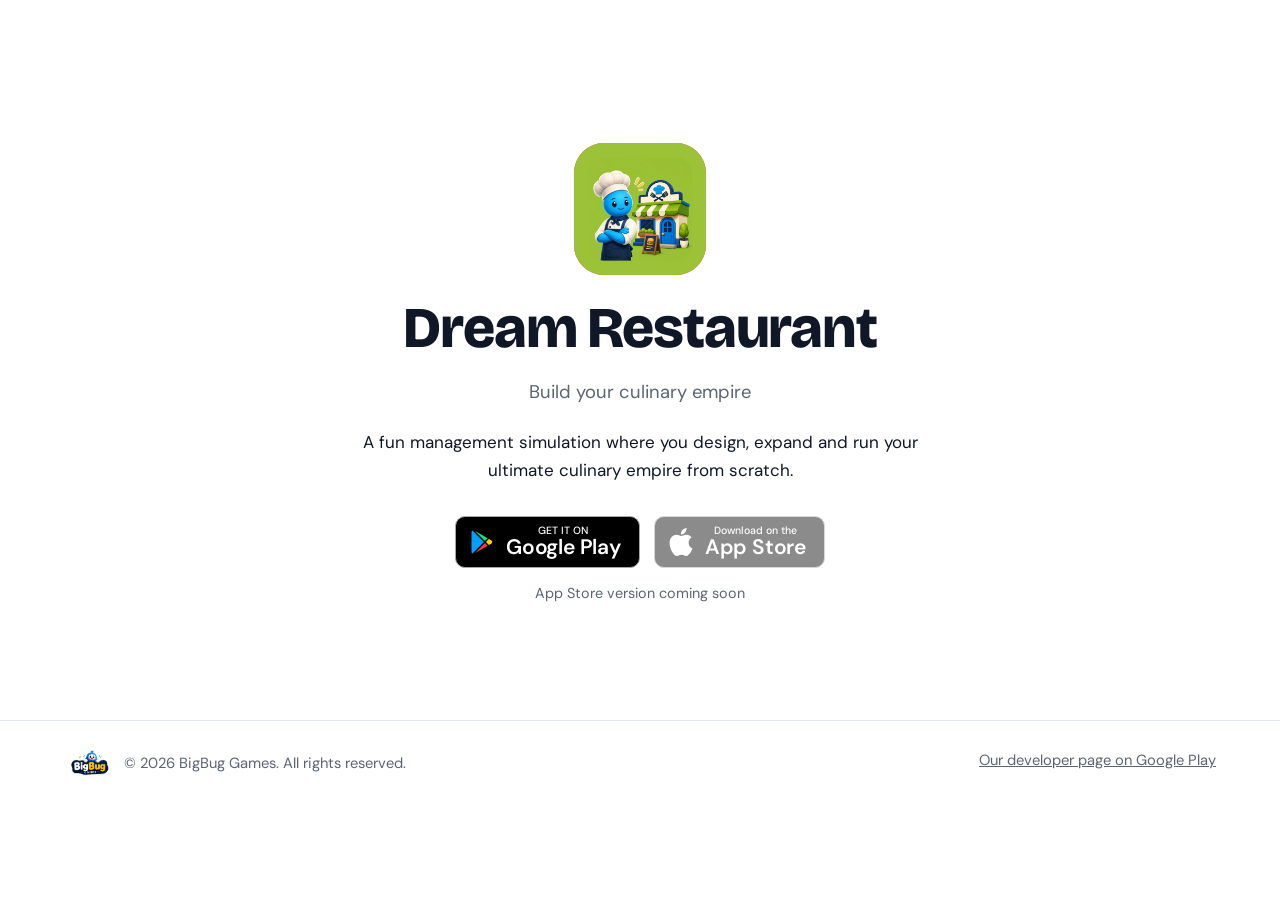
<file: apps/dream-restaurant.html>
<!DOCTYPE html><html lang="en"><head><meta charset="UTF-8"><meta name="viewport" content="width=device-width,initial-scale=1">
<title>Dream Restaurant | Build your culinary empire | BigBug Games</title><meta name="description" content="A fun management simulation where you design, expand and run your ultimate culinary empire from scratch."><meta property="og:title" content="Dream Restaurant | Build your culinary empire | BigBug Games"><meta property="og:description" content="A fun management simulation where you design, expand and run your ultimate culinary empire from scratch.">
<link rel="preconnect" href="https://fonts.googleapis.com"><link rel="preconnect" href="https://fonts.gstatic.com" crossorigin>
<link href="https://fonts.googleapis.com/css2?family=Bricolage+Grotesque:wght@600;800&family=DM+Sans:wght@400;500;700&display=swap" rel="stylesheet">
<link rel="icon" href="../assets/images/logo.png"><link rel="stylesheet" href="../assets/style.css"></head><body>

<main class="app"><span class="ico huge" style="--c:#EF4444"><span>🍽️</span><img src="../assets/images/apps/dream-restaurant.png" alt="Dream Restaurant logo" onerror="this.remove()"></span>
<h1>Dream Restaurant</h1><p class="tag">Build your culinary empire</p><p class="desc">A fun management simulation where you design, expand and run your ultimate culinary empire from scratch.</p><div class="dl"><a class="badge" href="https://play.google.com/store/apps/details?id=games.bigbug.dreamrestaurant" target="_blank" rel="noopener" aria-label="GET IT ON Google Play"><svg viewBox="0 0 24 24" aria-hidden="true"><path fill="#00A0FF" d="M3,20.5V3.5C3,2.91 3.34,2.39 3.84,2.15L13.69,12L3.84,21.85C3.34,21.6 3,21.09 3,20.5"/><path fill="#FF3A44" d="M16.81,15.12L6.05,21.34L14.54,12.85L16.81,15.12"/><path fill="#FFD500" d="M20.16,10.81C20.5,11.08 20.75,11.5 20.75,12C20.75,12.5 20.5,12.92 20.16,13.19L17.89,14.5L15.39,12L17.89,9.5L20.16,10.81"/><path fill="#00F076" d="M6.05,2.66L16.81,8.88L14.54,11.15L6.05,2.66"/></svg><span><small>GET IT ON</small><b>Google Play</b></span></a><span class="badge off" title="Coming soon"><svg viewBox="0 0 24 24" aria-hidden="true"><path fill="#fff" d="M12.152 6.896c-.948 0-2.415-1.078-3.96-1.04-2.04.027-3.91 1.183-4.961 3.014-2.117 3.675-.546 9.103 1.519 12.09 1.013 1.454 2.208 3.09 3.792 3.039 1.52-.065 2.09-.987 3.935-.987 1.831 0 2.35.987 3.96.948 1.637-.026 2.676-1.48 3.676-2.948 1.156-1.688 1.636-3.325 1.662-3.415-.039-.013-3.182-1.221-3.22-4.857-.026-3.04 2.48-4.494 2.597-4.559-1.429-2.09-3.623-2.324-4.39-2.376-2-.156-3.675 1.09-4.61 1.09zM15.53 3.83c.843-1.012 1.4-2.427 1.245-3.83-1.207.052-2.662.805-3.532 1.818-.78.896-1.454 2.338-1.273 3.714 1.338.104 2.715-.688 3.559-1.701"/></svg><span><small>Download on the</small><b>App Store</b></span></span></div><p class="soon">App Store version coming soon</p></main><footer><span class="fbrand"><img src="../assets/images/logo.png" alt="BigBug Games logo" onerror="this.remove()">&copy; 2026 BigBug Games. All rights reserved.</span><a href="https://play.google.com/store/apps/dev?id=9168041841785661192" target="_blank" rel="noopener">Our developer page on Google Play</a></footer></body></html>
</file>
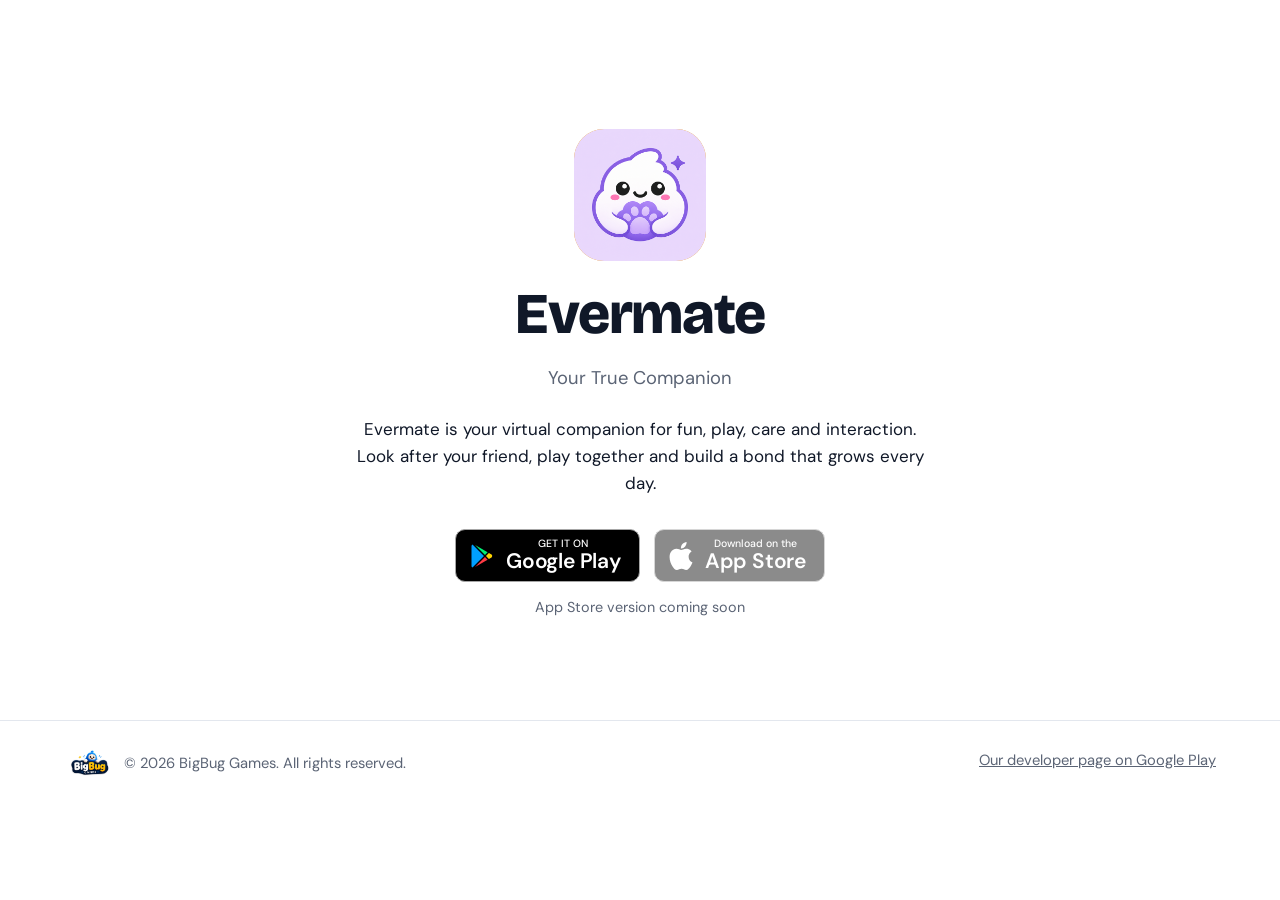
<file: apps/evermate.html>
<!DOCTYPE html><html lang="en"><head><meta charset="UTF-8"><meta name="viewport" content="width=device-width,initial-scale=1">
<title>Evermate | Your True Companion | BigBug Games</title><meta name="description" content="Evermate is your virtual companion for fun, play, care and interaction. Look after your friend, play together and build a bond that grows every day."><meta property="og:title" content="Evermate | Your True Companion | BigBug Games"><meta property="og:description" content="Evermate is your virtual companion for fun, play, care and interaction. Look after your friend, play together and build a bond that grows every day.">
<link rel="preconnect" href="https://fonts.googleapis.com"><link rel="preconnect" href="https://fonts.gstatic.com" crossorigin>
<link href="https://fonts.googleapis.com/css2?family=Bricolage+Grotesque:wght@600;800&family=DM+Sans:wght@400;500;700&display=swap" rel="stylesheet">
<link rel="icon" href="../assets/images/logo.png"><link rel="stylesheet" href="../assets/style.css"></head><body>

<main class="app"><span class="ico huge" style="--c:#F59E0B"><span>🐾</span><img src="../assets/images/apps/evermate.png" alt="Evermate logo" onerror="this.remove()"></span>
<h1>Evermate</h1><p class="tag">Your True Companion</p><p class="desc">Evermate is your virtual companion for fun, play, care and interaction. Look after your friend, play together and build a bond that grows every day.</p><div class="dl"><a class="badge" href="https://play.google.com/store/apps/details?id=games.bigbug.evermate" target="_blank" rel="noopener" aria-label="GET IT ON Google Play"><svg viewBox="0 0 24 24" aria-hidden="true"><path fill="#00A0FF" d="M3,20.5V3.5C3,2.91 3.34,2.39 3.84,2.15L13.69,12L3.84,21.85C3.34,21.6 3,21.09 3,20.5"/><path fill="#FF3A44" d="M16.81,15.12L6.05,21.34L14.54,12.85L16.81,15.12"/><path fill="#FFD500" d="M20.16,10.81C20.5,11.08 20.75,11.5 20.75,12C20.75,12.5 20.5,12.92 20.16,13.19L17.89,14.5L15.39,12L17.89,9.5L20.16,10.81"/><path fill="#00F076" d="M6.05,2.66L16.81,8.88L14.54,11.15L6.05,2.66"/></svg><span><small>GET IT ON</small><b>Google Play</b></span></a><span class="badge off" title="Coming soon"><svg viewBox="0 0 24 24" aria-hidden="true"><path fill="#fff" d="M12.152 6.896c-.948 0-2.415-1.078-3.96-1.04-2.04.027-3.91 1.183-4.961 3.014-2.117 3.675-.546 9.103 1.519 12.09 1.013 1.454 2.208 3.09 3.792 3.039 1.52-.065 2.09-.987 3.935-.987 1.831 0 2.35.987 3.96.948 1.637-.026 2.676-1.48 3.676-2.948 1.156-1.688 1.636-3.325 1.662-3.415-.039-.013-3.182-1.221-3.22-4.857-.026-3.04 2.48-4.494 2.597-4.559-1.429-2.09-3.623-2.324-4.39-2.376-2-.156-3.675 1.09-4.61 1.09zM15.53 3.83c.843-1.012 1.4-2.427 1.245-3.83-1.207.052-2.662.805-3.532 1.818-.78.896-1.454 2.338-1.273 3.714 1.338.104 2.715-.688 3.559-1.701"/></svg><span><small>Download on the</small><b>App Store</b></span></span></div><p class="soon">App Store version coming soon</p></main><footer><span class="fbrand"><img src="../assets/images/logo.png" alt="BigBug Games logo" onerror="this.remove()">&copy; 2026 BigBug Games. All rights reserved.</span><a href="https://play.google.com/store/apps/dev?id=9168041841785661192" target="_blank" rel="noopener">Our developer page on Google Play</a></footer></body></html>
</file>
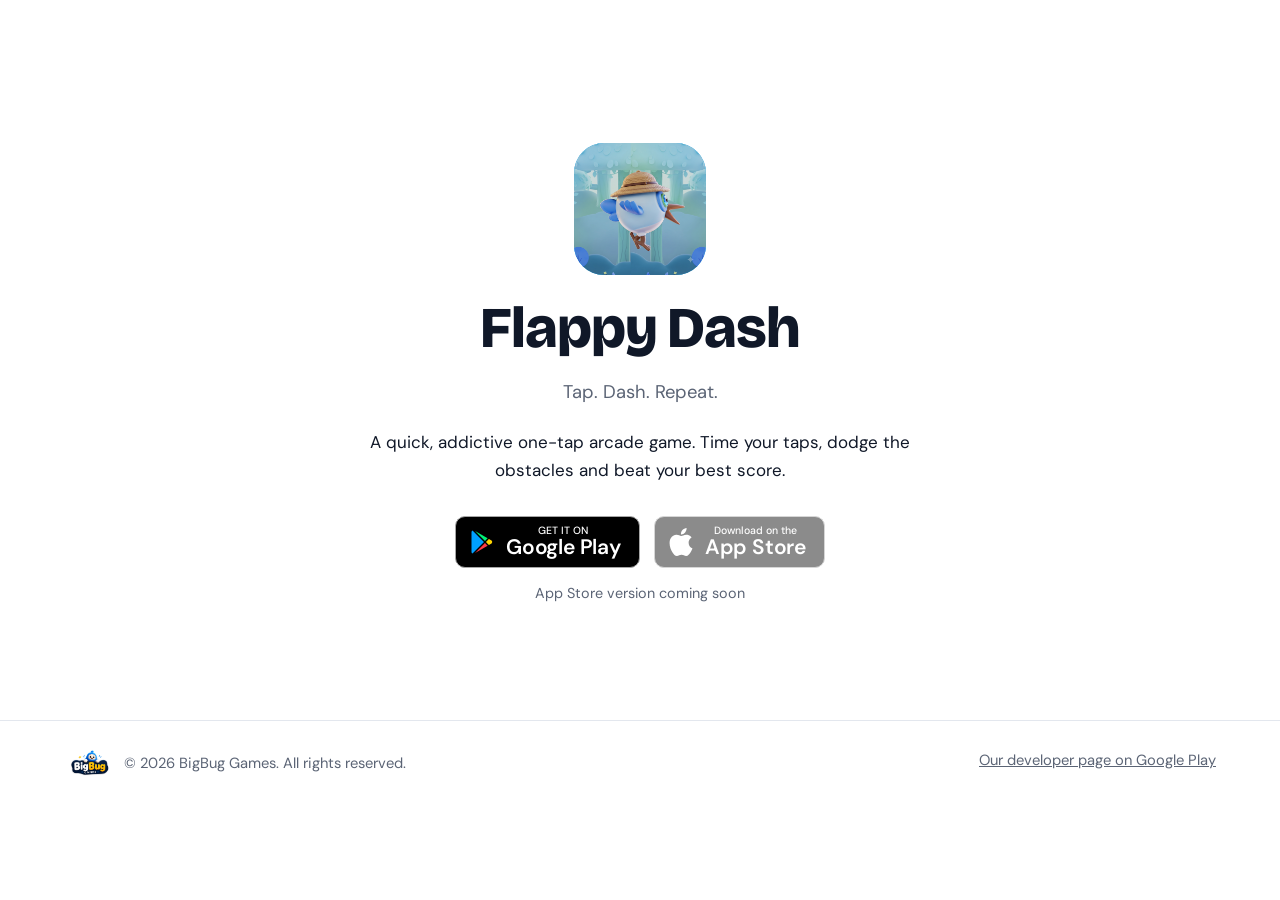
<file: apps/flappy-dash.html>
<!DOCTYPE html><html lang="en"><head><meta charset="UTF-8"><meta name="viewport" content="width=device-width,initial-scale=1">
<title>Flappy Dash | Tap. Dash. Repeat. | BigBug Games</title><meta name="description" content="A quick, addictive one-tap arcade game. Time your taps, dodge the obstacles and beat your best score."><meta property="og:title" content="Flappy Dash | Tap. Dash. Repeat. | BigBug Games"><meta property="og:description" content="A quick, addictive one-tap arcade game. Time your taps, dodge the obstacles and beat your best score.">
<link rel="preconnect" href="https://fonts.googleapis.com"><link rel="preconnect" href="https://fonts.gstatic.com" crossorigin>
<link href="https://fonts.googleapis.com/css2?family=Bricolage+Grotesque:wght@600;800&family=DM+Sans:wght@400;500;700&display=swap" rel="stylesheet">
<link rel="icon" href="../assets/images/logo.png"><link rel="stylesheet" href="../assets/style.css"></head><body>

<main class="app"><span class="ico huge" style="--c:#0EA5E9"><span>🐦</span><img src="../assets/images/apps/flappy-dash.png" alt="Flappy Dash logo" onerror="this.remove()"></span>
<h1>Flappy Dash</h1><p class="tag">Tap. Dash. Repeat.</p><p class="desc">A quick, addictive one-tap arcade game. Time your taps, dodge the obstacles and beat your best score.</p><div class="dl"><a class="badge" href="https://play.google.com/store/apps/details?id=games.bigbug.flappydash.flappy_dash" target="_blank" rel="noopener" aria-label="GET IT ON Google Play"><svg viewBox="0 0 24 24" aria-hidden="true"><path fill="#00A0FF" d="M3,20.5V3.5C3,2.91 3.34,2.39 3.84,2.15L13.69,12L3.84,21.85C3.34,21.6 3,21.09 3,20.5"/><path fill="#FF3A44" d="M16.81,15.12L6.05,21.34L14.54,12.85L16.81,15.12"/><path fill="#FFD500" d="M20.16,10.81C20.5,11.08 20.75,11.5 20.75,12C20.75,12.5 20.5,12.92 20.16,13.19L17.89,14.5L15.39,12L17.89,9.5L20.16,10.81"/><path fill="#00F076" d="M6.05,2.66L16.81,8.88L14.54,11.15L6.05,2.66"/></svg><span><small>GET IT ON</small><b>Google Play</b></span></a><span class="badge off" title="Coming soon"><svg viewBox="0 0 24 24" aria-hidden="true"><path fill="#fff" d="M12.152 6.896c-.948 0-2.415-1.078-3.96-1.04-2.04.027-3.91 1.183-4.961 3.014-2.117 3.675-.546 9.103 1.519 12.09 1.013 1.454 2.208 3.09 3.792 3.039 1.52-.065 2.09-.987 3.935-.987 1.831 0 2.35.987 3.96.948 1.637-.026 2.676-1.48 3.676-2.948 1.156-1.688 1.636-3.325 1.662-3.415-.039-.013-3.182-1.221-3.22-4.857-.026-3.04 2.48-4.494 2.597-4.559-1.429-2.09-3.623-2.324-4.39-2.376-2-.156-3.675 1.09-4.61 1.09zM15.53 3.83c.843-1.012 1.4-2.427 1.245-3.83-1.207.052-2.662.805-3.532 1.818-.78.896-1.454 2.338-1.273 3.714 1.338.104 2.715-.688 3.559-1.701"/></svg><span><small>Download on the</small><b>App Store</b></span></span></div><p class="soon">App Store version coming soon</p></main><footer><span class="fbrand"><img src="../assets/images/logo.png" alt="BigBug Games logo" onerror="this.remove()">&copy; 2026 BigBug Games. All rights reserved.</span><a href="https://play.google.com/store/apps/dev?id=9168041841785661192" target="_blank" rel="noopener">Our developer page on Google Play</a></footer></body></html>
</file>
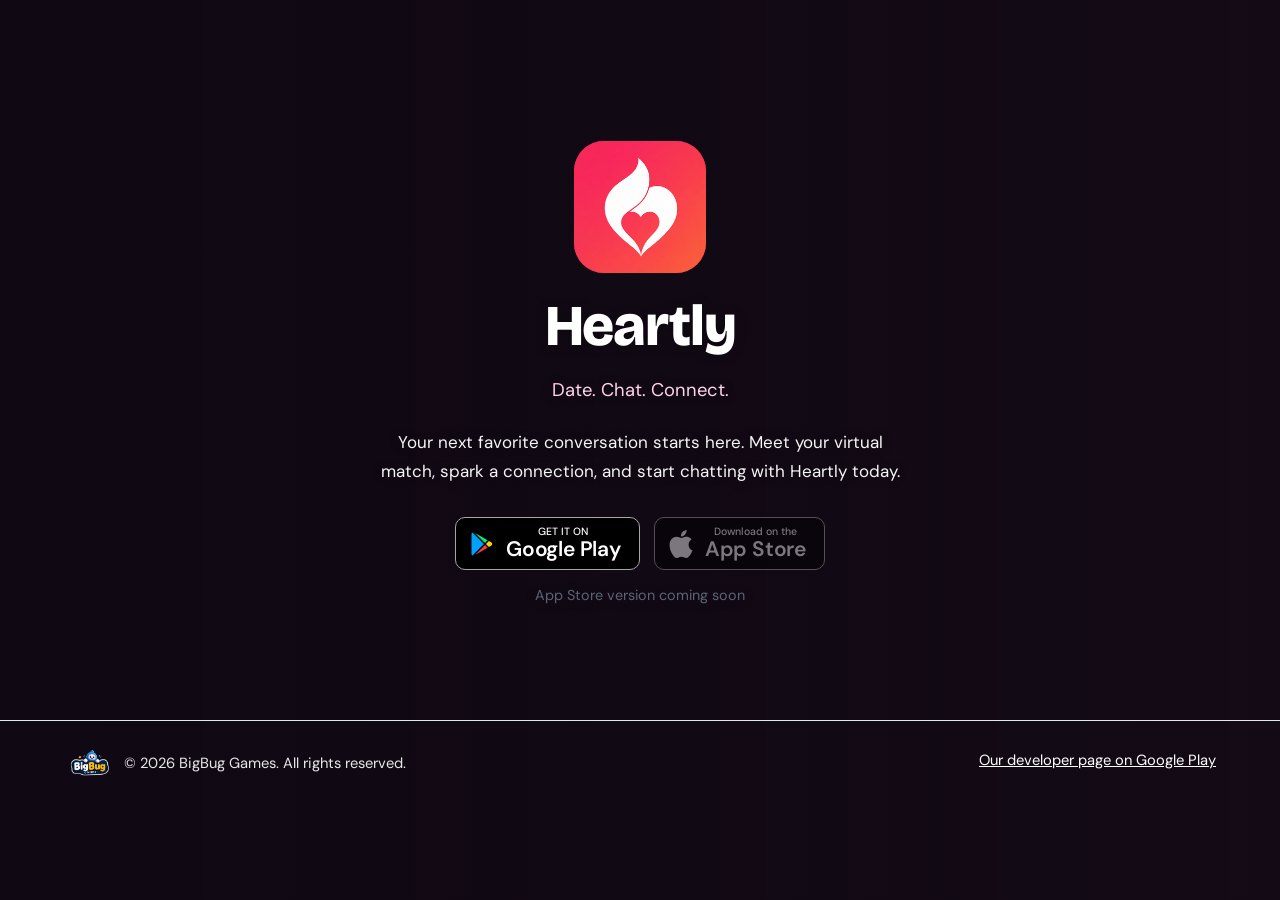
<file: apps/heartly.html>
<!DOCTYPE html>
<html lang="en">
<head>
<meta charset="UTF-8">
<meta name="viewport" content="width=device-width,initial-scale=1">

<title>Heartly | Date. Chat. Connect. | BigBug Games</title>

<meta name="description" content="Your next favorite conversation starts here. Meet your virtual match, spark a connection, and start chatting with Heartly today.">
<meta property="og:title" content="Heartly | Date. Chat. Connect. | BigBug Games">
<meta property="og:description" content="Your next favorite conversation starts here. Meet your virtual match, spark a connection, and start chatting with Heartly today.">

<link rel="preconnect" href="https://fonts.googleapis.com">
<link rel="preconnect" href="https://fonts.gstatic.com" crossorigin>

<link href="https://fonts.googleapis.com/css2?family=Bricolage+Grotesque:wght@600;800&family=DM+Sans:wght@400;500;700&display=swap" rel="stylesheet">

<link rel="icon" href="../assets/images/logo.png">
<link rel="stylesheet" href="../assets/style.css">

<style>
/* Dating background — keeps the existing page layout intact */
body {
    position: relative;
    isolation: isolate;
    min-height: 100vh;
    background-color: #180d18;
}

body::before {
    content: "";
    position: fixed;
    inset: 0;
    z-index: -2;
    background-image: url("https://images.unsplash.com/photo-1516589178581-6cd7833ae3b2?auto=format&fit=crop&w=1920&q=85");
    background-position: center;
    background-size: cover;
    background-repeat: no-repeat;
    pointer-events: none;
}

body::after {
    content: "";
    position: fixed;
    inset: 0;
    z-index: -1;
    background: linear-gradient(
        90deg,
        rgba(15, 8, 19, 0.88) 0%,
        rgba(15, 8, 19, 0.76) 45%,
        rgba(15, 8, 19, 0.52) 100%
    );
    pointer-events: none;
}

/* Improve text contrast without changing the existing layout */
.app {
    position: relative;
    color: #fff;
    text-shadow: 0 1px 12px rgba(0, 0, 0, 0.25);
}

.app .desc {
    color: rgba(255, 255, 255, 0.96);
    line-height: 1.7;
    max-width: 520px;
    margin-left: auto;
    margin-right: auto;
}

.app .tag {
    color: #ffd5e8;
}

footer {
    position: relative;
    color: rgba(255, 255, 255, 0.9);
}

footer a {
    color: #fff;
}

@media (max-width: 600px) {
    body::before {
        background-position: 56% center;
    }

    body::after {
        background: linear-gradient(
            180deg,
            rgba(15, 8, 19, 0.77) 0%,
            rgba(15, 8, 19, 0.88) 55%,
            rgba(15, 8, 19, 0.94) 100%
        );
    }

    .app .desc {
        max-width: 100%;
    }
}
</style>
</head>

<body>

<main class="app">

<span class="ico huge" style="--c:#E11D74">
    <span>💗</span>
    <img src="../assets/images/apps/heartly.png"
         alt="Heartly logo"
         onerror="this.remove()">
</span>

<h1>Heartly</h1>

<p class="tag">Date. Chat. Connect.</p>

<p class="desc">
    Your next favorite conversation starts here. Meet your virtual match,
    spark a connection, and start chatting with Heartly today.
</p>

<div class="dl">

<a class="badge"
   href="https://play.google.com/store/apps/details?id=com.tender.ai.date.tendera"
   target="_blank"
   rel="noopener"
   aria-label="GET IT ON Google Play">

<svg viewBox="0 0 24 24" aria-hidden="true">
<path fill="#00A0FF" d="M3,20.5V3.5C3,2.91 3.34,2.39 3.84,2.15L13.69,12L3.84,21.85C3.34,21.6 3,21.09 3,20.5"/>
<path fill="#FF3A44" d="M16.81,15.12L6.05,21.34L14.54,12.85L16.81,15.12"/>
<path fill="#FFD500" d="M20.16,10.81C20.5,11.08 20.75,11.5 20.75,12C20.75,12.5 20.5,12.92 20.16,13.19L17.89,14.5L15.39,12L17.89,9.5L20.16,10.81"/>
<path fill="#00F076" d="M6.05,2.66L16.81,8.88L14.54,11.15L6.05,2.66"/>
</svg>

<span>
    <small>GET IT ON</small>
    <b>Google Play</b>
</span>

</a>

<span class="badge off" title="Coming soon">

<svg viewBox="0 0 24 24" aria-hidden="true">
<path fill="#fff" d="M12.152 6.896c-.948 0-2.415-1.078-3.96-1.04-2.04.027-3.91 1.183-4.961 3.014-2.117 3.675-.546 9.103 1.519 12.09 1.013 1.454 2.208 3.09 3.792 3.039 1.52-.065 2.09-.987 3.935-.987 1.831 0 2.35.987 3.96.948 1.637-.026 2.676-1.48 3.676-2.948 1.156-1.688 1.636-3.325 1.662-3.415-.039-.013-3.182-1.221-3.22-4.857-.026-3.04 2.48-4.494 2.597-4.559-1.429-2.09-3.623-2.324-4.39-2.376-2-.156-3.675 1.09-4.61 1.09zM15.53 3.83c.843-1.012 1.4-2.427 1.245-3.83-1.207.052-2.662.805-3.532 1.818-.78.896-1.454 2.338-1.273 3.714 1.338.104 2.715-.688 3.559-1.701"/>
</svg>

<span>
    <small>Download on the</small>
    <b>App Store</b>
</span>

</span>
</div>

<p class="soon">App Store version coming soon</p>

</main>

<footer>
<span class="fbrand">
    <img src="../assets/images/logo.png"
         alt="BigBug Games logo"
         onerror="this.remove()">
    &copy; 2026 BigBug Games. All rights reserved.
</span>

<a href="https://play.google.com/store/apps/dev?id=9168041841785661192"
   target="_blank"
   rel="noopener">
    Our developer page on Google Play
</a>
</footer>

</body>
</html>
</file>
<file: assets/style.css>
:root{--ink:#101828;--mut:#5b6475;--bg:#f5f7fa;--line:#e3e7ee;--brand:#2f5bff}
*{box-sizing:border-box;margin:0;padding:0}html{scroll-behavior:smooth}
body{font:17px/1.6 'DM Sans',system-ui,sans-serif;color:var(--ink);background:#fff}
h1,h2,h3,.brand{font-family:'Bricolage Grotesque',sans-serif;line-height:1.1}
a{color:inherit}a:focus-visible,.btn:focus-visible{outline:3px solid var(--brand);outline-offset:3px}
.nav{display:flex;justify-content:space-between;align-items:center;padding:14px 5vw;border-bottom:1px solid var(--line);position:sticky;top:0;background:#fffe;backdrop-filter:blur(8px);z-index:5}
.brand{display:flex;align-items:center;gap:10px;font-weight:800;font-size:1.25rem;text-decoration:none}.brand img{height:34px}
.nav nav{display:flex;align-items:center;gap:22px}.nav nav a{text-decoration:none;font-weight:500}.nav nav a.btn{color:#fff}
section,main.app{max-width:1060px;margin:0 auto;padding:72px 5vw}
.hero{display:grid;grid-template-columns:1.2fr 1fr;gap:48px;align-items:center;padding-top:88px}
h1{font-size:clamp(2.2rem,5vw,3.6rem);font-weight:800;letter-spacing:-.02em;margin-bottom:18px}
h2{font-size:2rem;font-weight:800;margin-bottom:28px}.lead{color:var(--mut);font-size:1.15rem;max-width:34em;margin-bottom:28px}
.tiles{display:grid;grid-template-columns:repeat(3,1fr);gap:16px;transform:rotate(-4deg)}.tiles .ico:nth-child(even){transform:translateY(18px)}
.ico{position:relative;display:grid;place-items:center;width:56px;height:56px;border-radius:14px;background:var(--c);flex:none;overflow:hidden;font-size:28px}
.ico img{position:absolute;inset:0;width:100%;height:100%;object-fit:cover}
.ico.big{width:100%;height:auto;aspect-ratio:1;border-radius:24px;font-size:clamp(28px,5vw,48px)}
.ico.huge{width:132px;height:132px;border-radius:30px;font-size:64px;margin:28px 0 22px}
.btn{display:inline-block;padding:12px 22px;border-radius:12px;background:var(--brand);color:#fff;font-weight:700;text-decoration:none;border:2px solid var(--brand);transition:background .2s}
.btn:hover{background:#1e45d6}.btn.sm{padding:8px 16px}.btn.ghost{background:#fff;color:var(--ink);border-color:var(--line)}.btn.ghost:hover{background:var(--bg)}
.btn.store{background:var(--ink);border-color:var(--ink)}.btn.off{background:var(--bg);color:var(--mut);border-color:var(--line);cursor:default}
.rows{border-top:1px solid var(--line)}.row{display:flex;justify-content:space-between;align-items:center;gap:20px;padding:22px 0;border-bottom:1px solid var(--line)}
.rowlink{display:flex;align-items:center;gap:18px;text-decoration:none}.row h3{font-size:1.35rem}.row p{color:var(--mut)}
.acts{display:flex;gap:10px;flex-wrap:wrap}.about{background:var(--bg);max-width:none}.about>*{max-width:760px;margin-left:auto;margin-right:auto}.about p{color:var(--mut);font-size:1.1rem}
.app{text-align:center;display:flex;flex-direction:column;align-items:center;min-height:80vh}
.tag{color:var(--mut);font-size:1.15rem;margin-bottom:22px}.desc{max-width:34em;margin-bottom:32px}.dl{display:flex;gap:14px;flex-wrap:wrap;justify-content:center}
footer{display:flex;justify-content:space-between;gap:12px;flex-wrap:wrap;padding:28px 5vw;border-top:1px solid var(--line);color:var(--mut);font-size:.92rem}
.badge{display:inline-flex;align-items:center;gap:10px;background:#000;color:#fff;border:1px solid #a6a6a6;border-radius:10px;padding:8px 18px 8px 12px;text-decoration:none;line-height:1.1;transition:transform .15s}
.badge svg{width:28px;height:28px;flex:none}.badge small{display:block;font-size:10.5px;font-weight:500}.badge b{font-size:21px;font-weight:600;letter-spacing:-.2px}
a.badge:hover{transform:translateY(-2px)}.badge.sm{padding:5px 12px 5px 9px;gap:8px}.badge.sm svg{width:22px;height:22px}.badge.sm small{font-size:8.5px}.badge.sm b{font-size:16px}
.badge.off{opacity:.45;cursor:default}.soon{color:var(--mut);font-size:.9rem;margin-top:14px}
.brand img{height:44px}.fbrand{display:flex;align-items:center;gap:10px}.fbrand img{height:30px}
.app{justify-content:center}
@media(max-width:760px){.hero{grid-template-columns:1fr}.tiles{max-width:340px}.row{flex-direction:column;align-items:flex-start}.nav nav a:not(.btn){display:none}}
@media(prefers-reduced-motion:reduce){*{transition:none!important;scroll-behavior:auto!important}}
</file>
